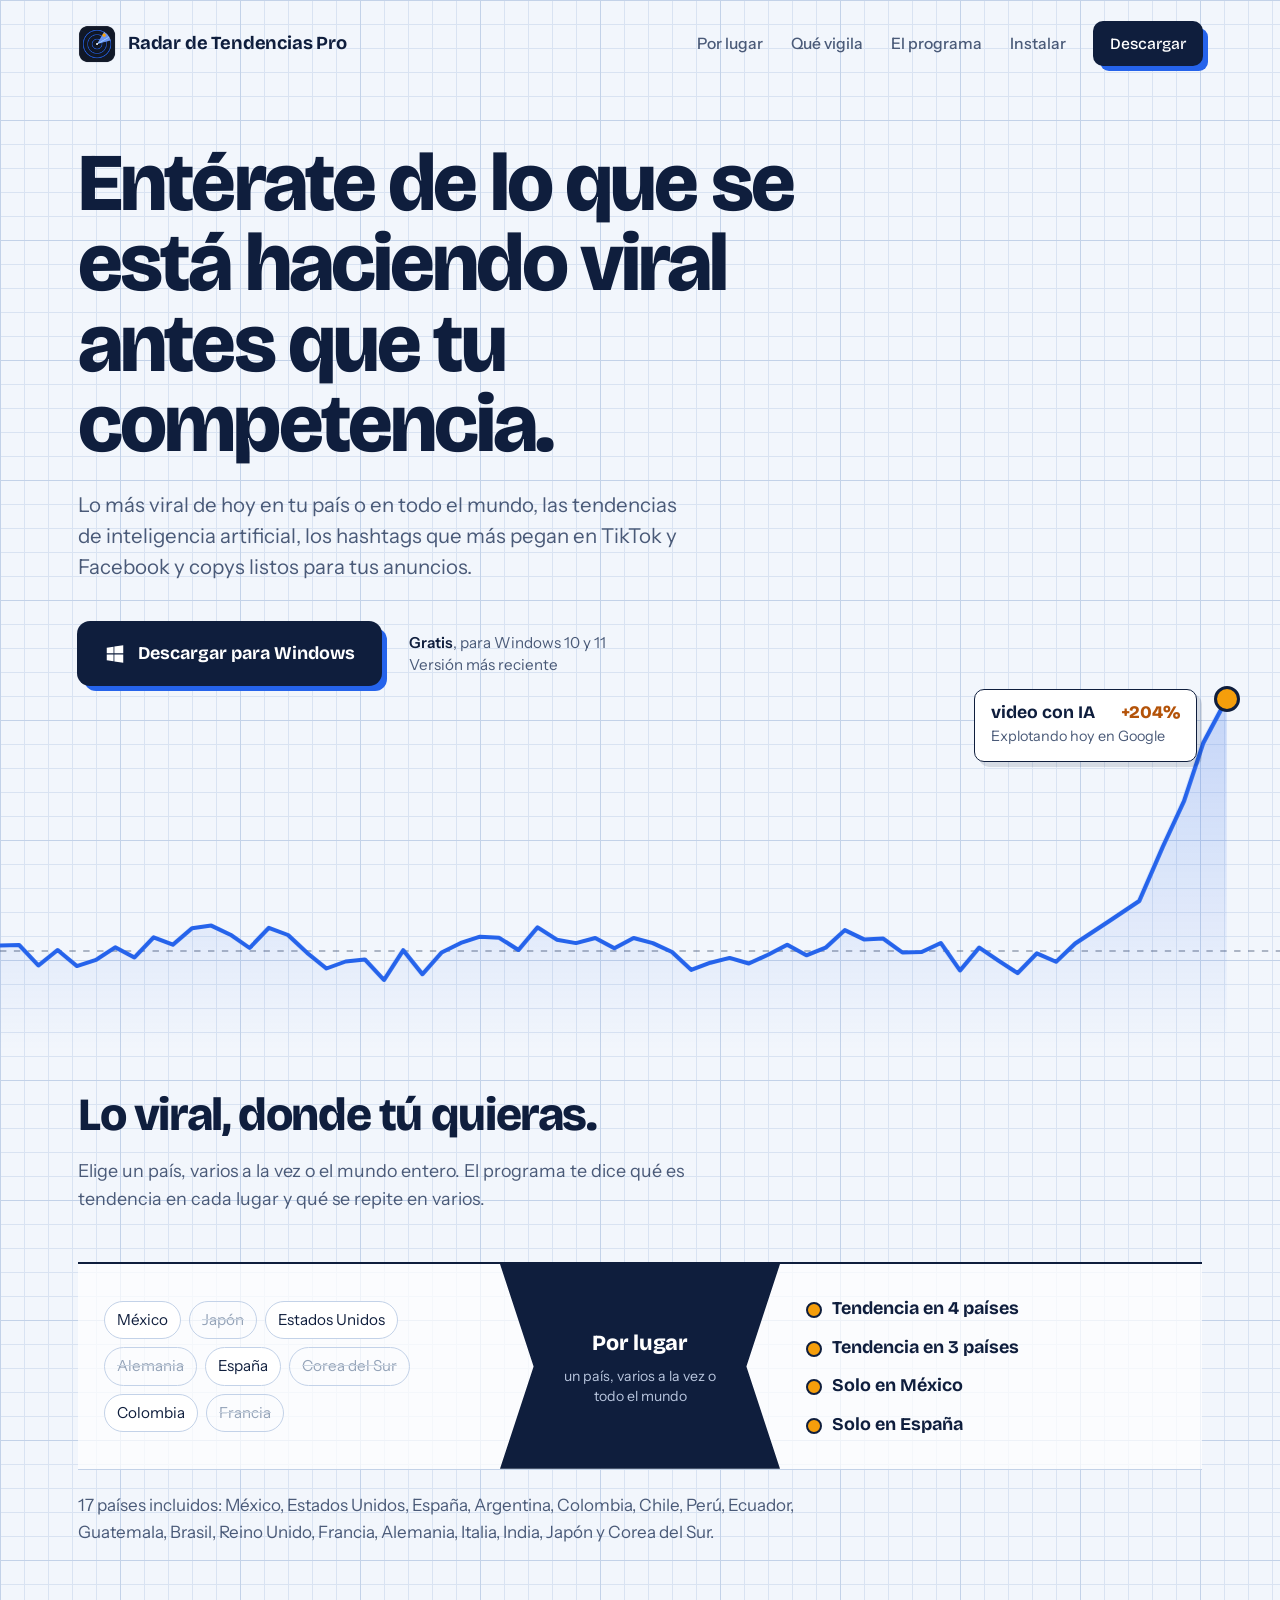
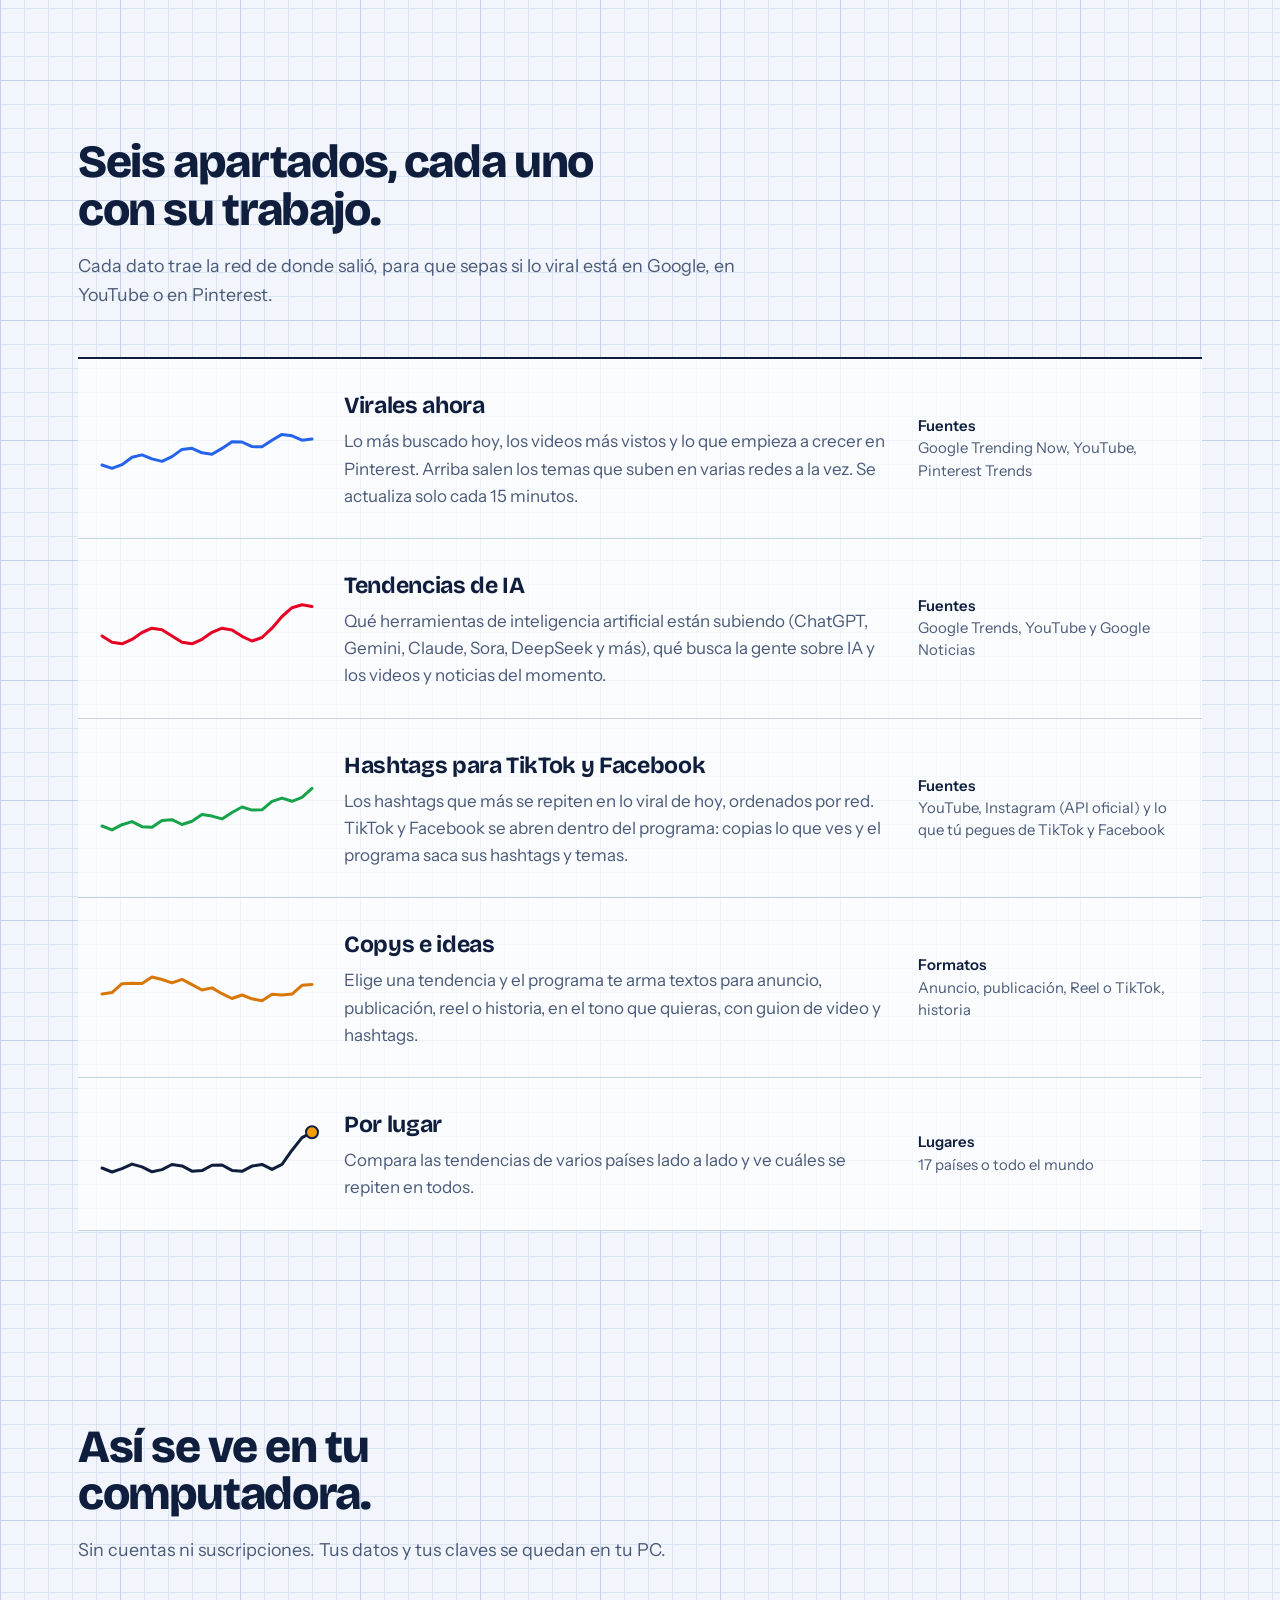
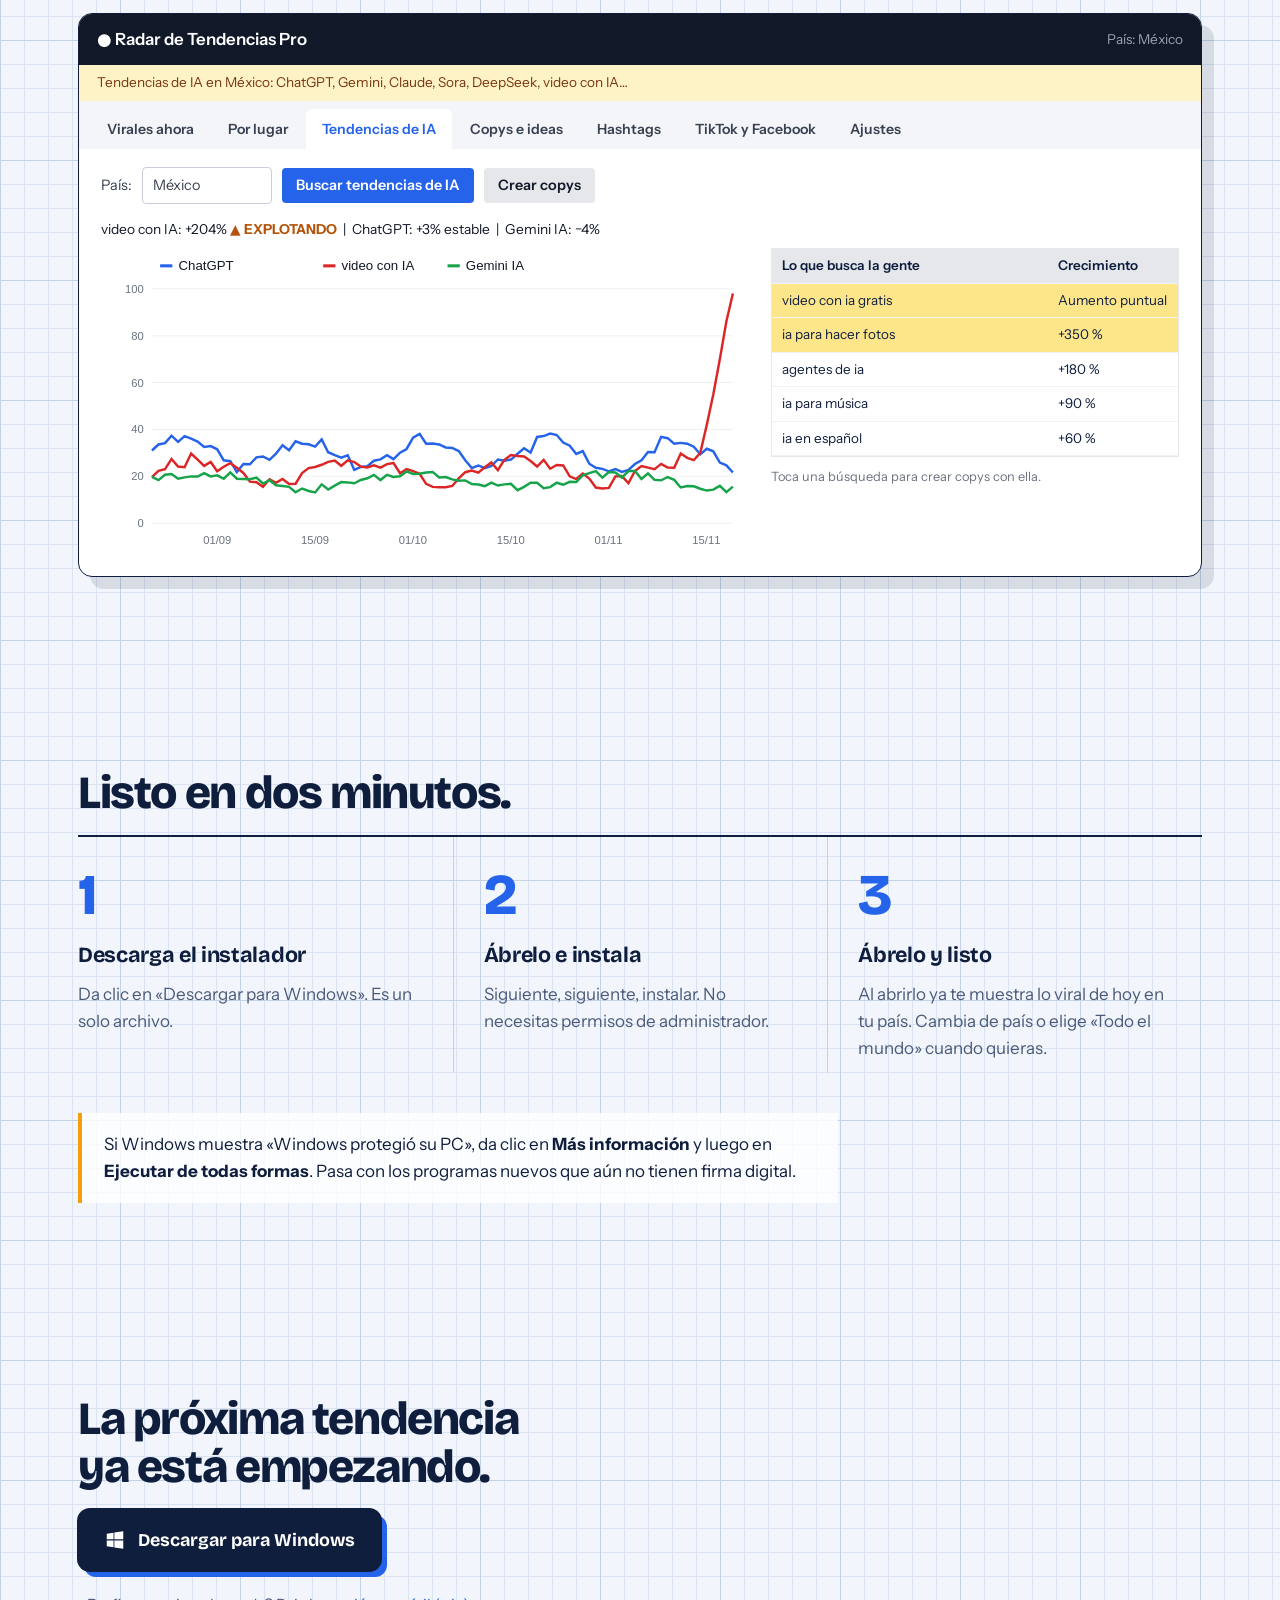
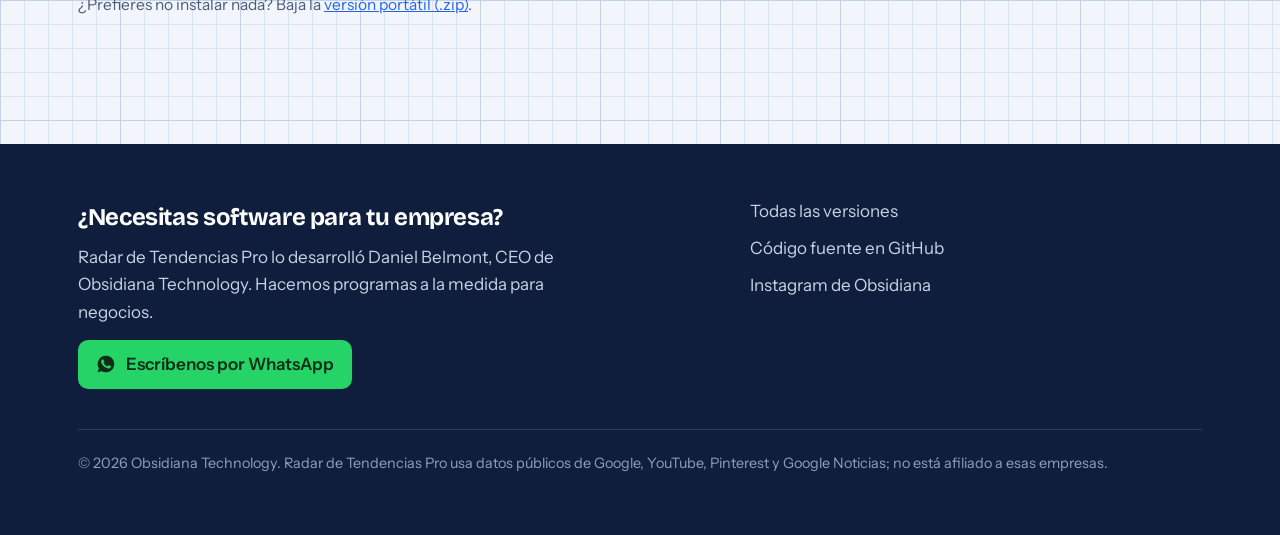
<file: docs/index.html>
<!DOCTYPE html>
<html lang="es-MX">
<head>
<meta charset="utf-8">
<meta name="viewport" content="width=device-width, initial-scale=1">
<title>Radar de Tendencias Pro: descubre lo que se vuelve tendencia</title>
<meta name="description" content="Programa para Windows que te muestra lo que se está haciendo viral hoy, por país o en todo el mundo: Google, YouTube, Pinterest, tendencias de IA, hashtags para TikTok y Facebook y copys para tus anuncios.">
<meta property="og:title" content="Radar de Tendencias Pro">
<meta property="og:description" content="Entérate de lo que se vuelve tendencia antes que tu competencia. Programa para Windows.">
<meta property="og:image" content="icono-256.png">
<link rel="icon" href="favicon.ico">
<link rel="preconnect" href="https://fonts.googleapis.com">
<link rel="preconnect" href="https://fonts.gstatic.com" crossorigin>
<link href="https://fonts.googleapis.com/css2?family=Bricolage+Grotesque:opsz,wght@12..96,500;12..96,700;12..96,800&family=Instrument+Sans:wght@400;500;600&display=swap" rel="stylesheet">
<style>
  :root {
    --tinta: #0F1E3D;
    --tinta-suave: #4A5A78;
    --papel: #F2F6FC;
    --cuadro: #D9E3F2;
    --cuadro-fuerte: #C3D2E8;
    --azul: #2563EB;
    --ambar: #F59E0B;
    --blanco: #FFFFFF;
    --display: "Bricolage Grotesque", "Segoe UI", system-ui, sans-serif;
    --texto: "Instrument Sans", "Segoe UI", system-ui, sans-serif;
    --ancho: 1180px;
  }
  * { box-sizing: border-box; }
  html { scroll-behavior: smooth; }
  body {
    margin: 0;
    overflow-x: hidden;
    font-family: var(--texto);
    font-size: 1.0625rem;
    line-height: 1.6;
    color: var(--tinta);
    background-color: var(--papel);
    /* papel milimetrado: cuadro chico y cuadro grande */
    background-image:
      linear-gradient(var(--cuadro-fuerte) 1px, transparent 1px),
      linear-gradient(90deg, var(--cuadro-fuerte) 1px, transparent 1px),
      linear-gradient(var(--cuadro) 1px, transparent 1px),
      linear-gradient(90deg, var(--cuadro) 1px, transparent 1px);
    background-size: 120px 120px, 120px 120px, 24px 24px, 24px 24px;
    -webkit-font-smoothing: antialiased;
  }
  a { color: var(--azul); }
  :focus-visible { outline: 3px solid var(--ambar); outline-offset: 3px; border-radius: 4px; }
  .envoltura { max-width: var(--ancho); margin: 0 auto; padding: 0 28px; }

  /* ---------- barra superior ---------- */
  .barra { display: flex; align-items: center; justify-content: space-between; padding-block: 22px; }
  .marca { display: flex; align-items: center; gap: 12px; text-decoration: none; color: var(--tinta);
           font-family: var(--display); font-weight: 700; font-size: 1.15rem; letter-spacing: -0.01em; }
  .marca img { width: 38px; height: 38px; }
  .barra nav { display: flex; gap: 28px; align-items: center; }
  .barra nav a { color: var(--tinta-suave); text-decoration: none; font-weight: 500; font-size: 0.98rem; }
  .barra nav a:hover { color: var(--tinta); }
  .barra nav .boton-chico { color: var(--blanco); }

  /* ---------- botones ---------- */
  .boton {
    display: inline-flex; align-items: center; gap: 12px;
    background: var(--tinta); color: var(--blanco); text-decoration: none;
    font-family: var(--display); font-weight: 700; font-size: 1.12rem;
    padding: 17px 26px; border-radius: 12px;
    box-shadow: 0 0 0 1px var(--tinta), 6px 6px 0 var(--azul);
    transition: transform .15s ease, box-shadow .15s ease;
  }
  .boton:hover { transform: translate(-2px, -2px); box-shadow: 0 0 0 1px var(--tinta), 8px 8px 0 var(--azul); }
  .boton:active { transform: translate(2px, 2px); box-shadow: 0 0 0 1px var(--tinta), 3px 3px 0 var(--azul); }
  .boton svg { width: 22px; height: 22px; flex: none; }
  .boton-chico { background: var(--tinta); padding: 9px 16px; border-radius: 9px; font-weight: 600; }

  /* ---------- portada ---------- */
  .portada { position: relative; padding-block: 56px 0; }
  .portada h1 {
    font-family: var(--display); font-weight: 800;
    font-size: clamp(2.6rem, 6.4vw, 5.4rem); line-height: 0.98; letter-spacing: -0.035em;
    margin: 0; max-width: 16ch;
  }
  .portada .bajada { font-size: clamp(1.1rem, 1.6vw, 1.3rem); color: var(--tinta-suave);
                     max-width: 44ch; margin: 26px 0 34px; line-height: 1.5; }
  .descarga { display: flex; flex-wrap: wrap; align-items: center; gap: 22px 28px; }
  .descarga .datos { font-size: 0.95rem; color: var(--tinta-suave); line-height: 1.45; }
  .descarga .datos strong { color: var(--tinta); font-weight: 600; }

  .grafica-portada { position: relative; margin-top: -40px; height: 400px; pointer-events: none; }
  .grafica-portada svg { position: absolute; inset: 0; width: 100%; height: 100%; overflow: visible; }
  .linea-trend { fill: none; stroke: var(--azul); stroke-width: 4; stroke-linecap: round; stroke-linejoin: round;
                 stroke-dasharray: 3000; stroke-dashoffset: 3000; animation: trazo 2.6s cubic-bezier(.6,.05,.3,1) .2s forwards; }
  .area-trend { fill: url(#relleno); opacity: 0; animation: aparecer .8s ease 2.4s forwards; }
  .normal { stroke: var(--tinta-suave); stroke-width: 1.5; stroke-dasharray: 6 7; opacity: .55; }
  .normal-txt { font: 500 14px var(--texto); fill: var(--tinta-suave); }
  .punto-pico { position: absolute; width: 0; height: 0; }
  .pico, .pico-halo { position: absolute; left: -13px; top: -13px; width: 26px; height: 26px; border-radius: 50%; }
  .pico { background: var(--ambar); border: 3px solid var(--tinta); opacity: 0; animation: pico .6s cubic-bezier(.3,1.6,.5,1) 2.55s forwards; }
  .pico-halo { background: var(--ambar); opacity: 0; animation: latido 2.2s ease-out 3.2s infinite; }
  .aviso { position: absolute; display: grid; grid-template-columns: 1fr auto; column-gap: 26px; row-gap: 2px;
           background: var(--blanco); border: 1.5px solid var(--tinta); border-radius: 10px; padding: 12px 16px;
           box-shadow: 5px 5px 0 rgba(15,30,61,.12); opacity: 0; animation: aparecer .5s ease 2.9s forwards; white-space: nowrap; }
  .aviso .t1 { font: 700 1.1rem var(--display); }
  .aviso .t3 { font: 800 1.1rem var(--display); color: #B45309; text-align: right; }
  .aviso .t2 { grid-column: 1 / -1; font-size: .9rem; color: var(--tinta-suave); }
  @keyframes trazo { to { stroke-dashoffset: 0; } }
  @keyframes aparecer { to { opacity: 1; } }
  @keyframes pico { from { opacity: 0; transform: scale(.2); } to { opacity: 1; transform: scale(1); } }
  @keyframes latido { 0% { transform: scale(1); opacity: .35; } 100% { transform: scale(3.2); opacity: 0; } }

  /* ---------- secciones ---------- */
  section { padding: 96px 0; }
  h2 { font-family: var(--display); font-weight: 800; font-size: clamp(2rem, 3.6vw, 3rem);
       line-height: 1.04; letter-spacing: -0.03em; margin: 0 0 18px; max-width: 18ch; }
  .intro { color: var(--tinta-suave); max-width: 56ch; margin: 0 0 48px; font-size: 1.12rem; }

  /* tu mercado: el filtro */
  .mercado { padding-top: 40px; }
  .filtro { display: grid; grid-template-columns: 1fr 280px 1fr; align-items: center; gap: 0;
            background: rgba(255,255,255,.72); border-top: 2px solid var(--tinta); border-bottom: 1px solid var(--cuadro-fuerte); }
  .filtro-entrada { display: flex; flex-wrap: wrap; gap: 8px; padding: 30px 26px; }
  .filtro-entrada span { font-size: .95rem; padding: 6px 12px; border: 1px solid var(--cuadro-fuerte); border-radius: 999px; background: var(--blanco); }
  .filtro-entrada span.fuera { color: #94A3B8; text-decoration: line-through; text-decoration-color: #CBD5E1; background: transparent; }
  .filtro-mercado { align-self: stretch; display: flex; flex-direction: column; justify-content: center; text-align: center;
                    background: var(--tinta); color: var(--blanco); padding: 28px 22px;
                    clip-path: polygon(0 0, 100% 0, 88% 50%, 100% 100%, 0 100%, 12% 50%); }
  .filtro-nombre { font-family: var(--display); font-weight: 800; font-size: 1.35rem; margin: 0 0 6px; letter-spacing: -0.015em; }
  .filtro-palabras { margin: 0 auto; font-size: .88rem; color: #B9C6DE; max-width: 20ch; line-height: 1.4; }
  .filtro-salida { list-style: none; margin: 0; padding: 30px 26px; display: grid; gap: 10px; }
  .filtro-salida li { font-family: var(--display); font-weight: 700; font-size: 1.12rem; padding-left: 26px; position: relative; }
  .filtro-salida li::before { content: ""; position: absolute; left: 0; top: .45em; width: 12px; height: 12px; border-radius: 50%;
                              background: var(--ambar); border: 2px solid var(--tinta); }
  .ejemplos { margin: 22px 0 0; color: var(--tinta-suave); max-width: 70ch; }
  .franja-app { background: #FEF3C7; color: #78350F; font-family: "Segoe UI", var(--texto); font-size: .85rem; padding: 7px 18px; }

  /* qué vigila: filas tipo leyenda de gráfica */
  .leyenda { list-style: none; margin: 0; padding: 0; border-top: 2px solid var(--tinta); background: rgba(255,255,255,.72); }
  .leyenda li { display: grid; grid-template-columns: 210px 1fr 260px; gap: 32px; align-items: center;
                padding: 28px 24px; border-bottom: 1px solid var(--cuadro-fuerte); }
  .leyenda svg { width: 210px; height: 64px; overflow: visible; }
  .leyenda svg path { fill: none; stroke-width: 3; stroke-linecap: round; stroke-linejoin: round; }
  .leyenda h3 { font-family: var(--display); font-weight: 700; font-size: 1.45rem; margin: 0 0 4px; letter-spacing: -0.015em; }
  .leyenda p { margin: 0; color: var(--tinta-suave); max-width: 52ch; }
  .leyenda .fuentes { font-size: 0.93rem; color: var(--tinta-suave); line-height: 1.5; }
  .leyenda .fuentes b { color: var(--tinta); font-weight: 600; display: block; }

  /* réplica del programa */
  .ventana { background: var(--blanco); border: 1.5px solid var(--tinta); border-radius: 14px; overflow: hidden;
             box-shadow: 12px 12px 0 rgba(15,30,61,.12); }
  .ventana .titulo { display: flex; align-items: center; justify-content: space-between; background: #111827; color: #fff;
                     padding: 12px 18px; font-family: "Segoe UI", var(--texto); }
  .ventana .titulo span:first-child { font-weight: 600; font-size: 1.05rem; }
  .ventana .titulo span:last-child { color: #9CA3AF; font-size: .85rem; }
  .pestanas { display: flex; gap: 2px; background: #F4F5F9; padding: 8px 12px 0; overflow-x: auto; font-family: "Segoe UI", var(--texto); }
  .pestanas span { padding: 9px 16px; font-size: .88rem; font-weight: 600; color: #374151; white-space: nowrap; border-radius: 6px 6px 0 0; }
  .pestanas span.activa { background: #fff; color: var(--azul); }
  .cuerpo { padding: 18px 22px 22px; font-family: "Segoe UI", var(--texto); font-size: .9rem; }
  .controles { display: flex; flex-wrap: wrap; gap: 10px; align-items: center; color: #374151; }
  .campo { border: 1px solid #C9CED8; border-radius: 4px; padding: 6px 10px; background: #fff; min-width: 300px; }
  .campo.chico { min-width: 130px; }
  .btn-app { background: var(--azul); color: #fff; padding: 6px 14px; border-radius: 4px; font-weight: 600; }
  .btn-app.gris { background: #E5E7EB; color: #111827; }
  .resumen { margin: 14px 0 6px; color: #111827; font-size: .86rem; }
  .resumen b { color: #B45309; }
  .divide { display: grid; grid-template-columns: 1.6fr 1fr; gap: 18px; margin-top: 8px; }
  .divide svg { width: 100%; height: auto; display: block; }
  .tabla { border: 1px solid #E5E7EB; font-size: .84rem; }
  .tabla div { display: grid; grid-template-columns: 1fr 110px; padding: 6px 10px; border-bottom: 1px solid #F1F2F5; }
  .tabla div:first-child { background: #E5E7EB; font-weight: 600; }
  .tabla div.sube { background: #FDE68A; }
  .pie-ventana { margin-top: 10px; color: #6B7280; font-size: .8rem; }

  /* pasos */
  .pasos { list-style: none; counter-reset: paso; margin: 0; padding: 0; display: grid; grid-template-columns: repeat(3, 1fr); gap: 0; border-top: 2px solid var(--tinta); }
  .pasos li { counter-increment: paso; padding: 30px 30px 10px 0; position: relative; }
  .pasos li + li { padding-left: 30px; border-left: 1px solid var(--cuadro-fuerte); }
  .pasos li::before { content: counter(paso); display: block; font-family: var(--display); font-weight: 800;
                      font-size: 3.6rem; line-height: 1; color: var(--azul); margin-bottom: 14px; }
  .pasos h3 { font-family: var(--display); font-size: 1.35rem; margin: 0 0 8px; letter-spacing: -0.015em; }
  .pasos p { margin: 0; color: var(--tinta-suave); }
  .nota { margin-top: 40px; padding: 18px 22px; background: rgba(255,255,255,.8); border-left: 4px solid var(--ambar); max-width: 760px; }
  .nota p { margin: 0; }

  /* cierre y pie */
  .cierre { text-align: left; padding-block: 96px 110px; }
  .cierre h2 { max-width: 16ch; }
  .alterna { margin-top: 22px; font-size: .97rem; color: var(--tinta-suave); }
  footer { background: var(--tinta); color: #C9D3E6; padding: 54px 0 46px; }
  footer .envoltura { display: grid; grid-template-columns: 1.4fr 1fr; gap: 40px; }
  footer h3 { font-family: var(--display); color: #fff; font-size: 1.5rem; margin: 0 0 8px; letter-spacing: -0.015em; }
  footer p { margin: 0 0 14px; max-width: 46ch; }
  footer a { color: #fff; }
  footer .wa { display: inline-flex; align-items: center; gap: 10px; background: #25D366; color: #0B2E17; font-weight: 600;
               text-decoration: none; padding: 11px 18px; border-radius: 10px; }
  footer .wa svg { width: 20px; height: 20px; }
  footer .enlaces { display: flex; flex-direction: column; gap: 10px; }
  footer .enlaces a { color: #C9D3E6; text-decoration: none; }
  footer .enlaces a:hover { color: #fff; text-decoration: underline; }
  footer .firma { grid-column: 1 / -1; max-width: none; border-top: 1px solid rgba(255,255,255,.14); padding-top: 22px; font-size: .9rem; color: #8FA0BF; }

  @media (max-width: 900px) {
    .envoltura { padding-inline: 20px; }
    .barra .marca { font-size: 1rem; }
    .barra nav { display: none; }
    .grafica-portada { margin-top: 10px; height: 260px; }
    .leyenda li { grid-template-columns: 1fr; gap: 12px; padding: 24px 16px; }
    .leyenda svg { width: 160px; height: 48px; }
    .divide { grid-template-columns: 1fr; }
    .filtro { grid-template-columns: 1fr; }
    .filtro-mercado { clip-path: polygon(0 0, 100% 0, 100% 85%, 50% 100%, 0 85%); padding-bottom: 40px; }
    .pasos { grid-template-columns: 1fr; }
    .pasos li, .pasos li + li { padding: 26px 0; border-left: 0; border-bottom: 1px solid var(--cuadro-fuerte); }
    footer .envoltura { grid-template-columns: 1fr; }
    section { padding: 72px 0; }
    .campo { min-width: 0; flex: 1 1 100%; }
  }
  @media (prefers-reduced-motion: reduce) {
    *, *::before, *::after { animation-duration: .001ms !important; animation-delay: 0s !important; animation-iteration-count: 1 !important; transition: none !important; }
    .linea-trend { stroke-dashoffset: 0; }
    .pico-halo { display: none; }
  }
</style>
</head>
<body>

<header class="envoltura barra">
  <a class="marca" href="#">
    <img src="icono-64.png" alt="" width="38" height="38">
    Radar de Tendencias Pro
  </a>
  <nav aria-label="Principal">
    <a href="#mercado">Por lugar</a>
    <a href="#que-vigila">Qué vigila</a>
    <a href="#programa">El programa</a>
    <a href="#instalar">Instalar</a>
    <a class="boton boton-chico js-descarga" href="https://github.com/danimakerbro-cloud/radar-tendencias-pro/releases/latest/download/RadarTendenciasPro-Setup.exe">Descargar</a>
  </nav>
</header>

<main>
  <div class="envoltura portada">
    <h1>Entérate de lo que se está haciendo viral antes que tu competencia.</h1>
    <p class="bajada">Lo más viral de hoy en tu país o en todo el mundo, las tendencias de inteligencia artificial, los hashtags que más pegan en TikTok y Facebook y copys listos para tus anuncios.</p>
    <div class="descarga">
      <a class="boton js-descarga" href="https://github.com/danimakerbro-cloud/radar-tendencias-pro/releases/latest/download/RadarTendenciasPro-Setup.exe">
        <svg viewBox="0 0 24 24" aria-hidden="true"><path fill="currentColor" d="M3 5.2 10.4 4v7.3H3V5.2Zm0 13.6 7.4 1.1v-7.4H3v6.3Zm8.3 1.3L21 21.5v-8.9h-9.7v7.5Zm0-16.2v7.4H21V2.5l-9.7 1.4Z"/></svg>
        Descargar para Windows
      </a>
      <p class="datos"><strong>Gratis</strong>, para Windows 10 y 11<br><span class="js-version">Versión más reciente</span></p>
    </div>
  </div>

  <div class="grafica-portada" aria-hidden="true">
    <svg viewBox="0 0 1200 400" preserveAspectRatio="none">
      <defs>
        <linearGradient id="relleno" x1="0" y1="0" x2="0" y2="1">
          <stop offset="0" stop-color="#2563EB" stop-opacity=".22"/>
          <stop offset="1" stop-color="#2563EB" stop-opacity="0"/>
        </linearGradient>
      </defs>
      <line class="normal" x1="0" y1="300" x2="1200" y2="300"/>
      <path class="area-trend" d="M0.0 294.4 L18.0 294.1 L36.0 314.5 L54.0 299.1 L72.0 315.1 L90.0 308.9 L108.0 296.3 L126.0 306.5 L144.0 286.3 L162.0 293.7 L180.0 277.3 L198.0 274.6 L216.0 283.7 L234.0 297.0 L252.0 276.8 L270.0 284.0 L288.0 301.9 L306.0 317.5 L324.0 310.5 L342.0 308.4 L360.0 329.0 L378.0 299.2 L396.0 323.2 L414.0 301.4 L432.0 291.9 L450.0 285.7 L468.0 286.8 L486.0 299.0 L504.0 276.3 L522.0 288.7 L540.0 292.1 L558.0 287.0 L576.0 297.2 L594.0 287.0 L612.0 292.1 L630.0 301.0 L648.0 318.9 L666.0 311.7 L684.0 306.9 L702.0 312.5 L720.0 303.8 L738.0 293.7 L756.0 304.3 L774.0 296.7 L792.0 279.1 L810.0 288.4 L828.0 287.6 L846.0 301.5 L864.0 301.0 L882.0 292.0 L900.0 319.5 L918.0 296.6 L936.0 309.6 L954.0 322.1 L972.0 302.4 L990.0 310.8 L1008.0 292.5 L1040.0 270.0 L1068.0 250.0 L1090.0 196.0 L1110.0 150.0 L1128.0 92.0 L1150.0 48.0 L1150 400 L0 400 Z"/>
      <path class="linea-trend" d="M0.0 294.4 L18.0 294.1 L36.0 314.5 L54.0 299.1 L72.0 315.1 L90.0 308.9 L108.0 296.3 L126.0 306.5 L144.0 286.3 L162.0 293.7 L180.0 277.3 L198.0 274.6 L216.0 283.7 L234.0 297.0 L252.0 276.8 L270.0 284.0 L288.0 301.9 L306.0 317.5 L324.0 310.5 L342.0 308.4 L360.0 329.0 L378.0 299.2 L396.0 323.2 L414.0 301.4 L432.0 291.9 L450.0 285.7 L468.0 286.8 L486.0 299.0 L504.0 276.3 L522.0 288.7 L540.0 292.1 L558.0 287.0 L576.0 297.2 L594.0 287.0 L612.0 292.1 L630.0 301.0 L648.0 318.9 L666.0 311.7 L684.0 306.9 L702.0 312.5 L720.0 303.8 L738.0 293.7 L756.0 304.3 L774.0 296.7 L792.0 279.1 L810.0 288.4 L828.0 287.6 L846.0 301.5 L864.0 301.0 L882.0 292.0 L900.0 319.5 L918.0 296.6 L936.0 309.6 L954.0 322.1 L972.0 302.4 L990.0 310.8 L1008.0 292.5 L1040.0 270.0 L1068.0 250.0 L1090.0 196.0 L1110.0 150.0 L1128.0 92.0 L1150.0 48.0"/>
    </svg>
    <div class="punto-pico" style="left:95.83%; top:12.00%"><span class="pico-halo"></span><span class="pico"></span></div>
    <div class="aviso" style="right:calc(4.17% + 30px); top:calc(12.00% - 10px)">
      <span class="t1">video con IA</span><span class="t3">+204%</span>
      <span class="t2">Explotando hoy en Google</span>
    </div>
  </div>

  <section id="mercado" class="mercado">
    <div class="envoltura">
      <h2>Lo viral, donde tú quieras.</h2>
      <p class="intro">Elige un país, varios a la vez o el mundo entero. El programa te dice qué es tendencia en cada lugar y qué se repite en varios.</p>
      <div class="filtro" role="img" aria-label="Ejemplo: al comparar México, Estados Unidos y España, quedan arriba los temas que son tendencia en los tres">
        <div class="filtro-entrada">
          <span>México</span><span class="fuera">Japón</span><span>Estados Unidos</span>
          <span class="fuera">Alemania</span><span>España</span><span class="fuera">Corea del Sur</span>
          <span>Colombia</span><span class="fuera">Francia</span>
        </div>
        <div class="filtro-mercado">
          <p class="filtro-nombre">Por lugar</p>
          <p class="filtro-palabras">un país, varios a la vez o todo el mundo</p>
        </div>
        <ul class="filtro-salida">
          <li>Tendencia en 4 países</li><li>Tendencia en 3 países</li><li>Solo en México</li><li>Solo en España</li>
        </ul>
      </div>
      <p class="ejemplos">17 países incluidos: México, Estados Unidos, España, Argentina, Colombia, Chile, Perú, Ecuador, Guatemala, Brasil, Reino Unido, Francia, Alemania, Italia, India, Japón y Corea del Sur.</p>
    </div>
  </section>

  <section id="que-vigila">
    <div class="envoltura">
      <h2>Seis apartados, cada uno con su trabajo.</h2>
      <p class="intro">Cada dato trae la red de donde salió, para que sepas si lo viral está en Google, en YouTube o en Pinterest.</p>
      <ul class="leyenda">
        <li>
          <svg viewBox="0 0 210 64" aria-hidden="true"><path stroke="#2563EB" d="M0.0 48.0 L10.0 51.4 L20.0 47.7 L30.0 40.3 L40.0 37.9 L50.0 41.9 L60.0 44.4 L70.0 39.6 L80.0 32.4 L90.0 31.3 L100.0 35.8 L110.0 37.2 L120.0 31.4 L130.0 24.8 L140.0 25.0 L150.0 29.6 L160.0 29.8 L170.0 23.2 L180.0 17.4 L190.0 18.8 L200.0 23.2 L210.0 22.1"/></svg>
          <div><h3>Virales ahora</h3><p>Lo más buscado hoy, los videos más vistos y lo que empieza a crecer en Pinterest. Arriba salen los temas que suben en varias redes a la vez. Se actualiza solo cada 15 minutos.</p></div>
          <p class="fuentes"><b>Fuentes</b>Google Trending Now, YouTube, Pinterest Trends</p>
        </li>
        <li>
          <svg viewBox="0 0 210 64" aria-hidden="true"><path stroke="#E60023" d="M0.0 40.0 L10.0 46.3 L20.0 47.8 L30.0 43.4 L40.0 36.5 L50.0 32.2 L60.0 33.8 L70.0 40.1 L80.0 46.3 L90.0 47.8 L100.0 43.3 L110.0 36.3 L120.0 32.2 L130.0 33.9 L140.0 40.3 L150.0 45.0 L160.0 41.5 L170.0 32.2 L180.0 20.5 L190.0 11.7 L200.0 8.8 L210.0 10.4"/></svg>
          <div><h3>Tendencias de IA</h3><p>Qué herramientas de inteligencia artificial están subiendo (ChatGPT, Gemini, Claude, Sora, DeepSeek y más), qué busca la gente sobre IA y los videos y noticias del momento.</p></div>
          <p class="fuentes"><b>Fuentes</b>Google Trends, YouTube y Google Noticias</p>
        </li>
        <li>
          <svg viewBox="0 0 210 64" aria-hidden="true"><path stroke="#16A34A" d="M0.0 50.0 L10.0 53.9 L20.0 48.7 L30.0 45.6 L40.0 50.7 L50.0 51.3 L60.0 44.4 L70.0 43.7 L80.0 48.5 L90.0 45.3 L100.0 38.4 L110.0 40.1 L120.0 42.9 L130.0 36.5 L140.0 31.0 L150.0 34.1 L160.0 33.8 L170.0 25.4 L180.0 22.1 L190.0 25.3 L200.0 21.3 L210.0 12.4"/></svg>
          <div><h3>Hashtags para TikTok y Facebook</h3><p>Los hashtags que más se repiten en lo viral de hoy, ordenados por red. TikTok y Facebook se abren dentro del programa: copias lo que ves y el programa saca sus hashtags y temas.</p></div>
          <p class="fuentes"><b>Fuentes</b>YouTube, Instagram (API oficial) y lo que tú pegues de TikTok y Facebook</p>
        </li>
        <li>
          <svg viewBox="0 0 210 64" aria-hidden="true"><path stroke="#D97706" d="M0.0 38.0 L10.0 36.6 L20.0 27.7 L30.0 27.2 L40.0 27.5 L50.0 21.0 L60.0 23.5 L70.0 26.8 L80.0 23.4 L90.0 28.7 L100.0 34.0 L110.0 31.9 L120.0 37.7 L130.0 42.5 L140.0 39.0 L150.0 42.8 L160.0 44.8 L170.0 38.3 L180.0 39.1 L190.0 38.1 L200.0 29.3 L210.0 28.4"/></svg>
          <div><h3>Copys e ideas</h3><p>Elige una tendencia y el programa te arma textos para anuncio, publicación, reel o historia, en el tono que quieras, con guion de video y hashtags.</p></div>
          <p class="fuentes"><b>Formatos</b>Anuncio, publicación, Reel o TikTok, historia</p>
        </li>
        <li>
          <svg viewBox="0 0 210 64" aria-hidden="true"><path stroke="#0F1E3D" d="M0.0 46.0 L10.0 50.0 L20.0 46.6 L30.0 42.1 L40.0 44.9 L50.0 49.8 L60.0 47.6 L70.0 42.5 L80.0 43.9 L90.0 49.2 L100.0 48.6 L110.0 43.2 L120.0 43.0 L130.0 48.4 L140.0 49.3 L150.0 44.1 L160.0 42.4 L170.0 47.4 L180.0 42.4 L190.0 28.2 L200.0 15.6 L210.0 10.3"/><circle cx="210.0" cy="10.3" r="6" fill="#F59E0B" stroke="#0F1E3D" stroke-width="2"/></svg>
          <div><h3>Por lugar</h3><p>Compara las tendencias de varios países lado a lado y ve cuáles se repiten en todos.</p></div>
          <p class="fuentes"><b>Lugares</b>17 países o todo el mundo</p>
        </li>
      </ul>
    </div>
  </section>

  <section id="programa">
    <div class="envoltura">
      <h2>Así se ve en tu computadora.</h2>
      <p class="intro">Sin cuentas ni suscripciones. Tus datos y tus claves se quedan en tu PC.</p>
      <div class="ventana" role="img" aria-label="Ventana del programa en Tendencias de IA comparando el interés en Google de ChatGPT, video con IA y Gemini">
        <div class="titulo"><span>● Radar de Tendencias Pro</span><span>País: México</span></div>
        <div class="franja-app">Tendencias de IA en México: ChatGPT, Gemini, Claude, Sora, DeepSeek, video con IA…</div>
        <div class="pestanas">
          <span>Virales ahora</span><span>Por lugar</span><span class="activa">Tendencias de IA</span><span>Copys e ideas</span><span>Hashtags</span><span>TikTok y Facebook</span><span>Ajustes</span>
        </div>
        <div class="cuerpo">
          <div class="controles">
            <span>País:</span><span class="campo chico">México</span>
            <span class="btn-app">Buscar tendencias de IA</span><span class="btn-app gris">Crear copys</span>
          </div>
          <p class="resumen">video con IA: +204% <b>▲ EXPLOTANDO</b> &nbsp;|&nbsp; ChatGPT: +3% estable &nbsp;|&nbsp; Gemini IA: −4%</p>
          <div class="divide">
            <svg viewBox="0 0 640 300" aria-hidden="true">
              <line x1="50" y1="270" x2="620" y2="270" stroke="#EEF0F4"/><text x="42" y="274" text-anchor="end" font-family="Segoe UI, sans-serif" font-size="11" fill="#6B7280">0</text>
              <line x1="50" y1="224" x2="620" y2="224" stroke="#EEF0F4"/><text x="42" y="228" text-anchor="end" font-family="Segoe UI, sans-serif" font-size="11" fill="#6B7280">20</text>
              <line x1="50" y1="178" x2="620" y2="178" stroke="#EEF0F4"/><text x="42" y="182" text-anchor="end" font-family="Segoe UI, sans-serif" font-size="11" fill="#6B7280">40</text>
              <line x1="50" y1="132" x2="620" y2="132" stroke="#EEF0F4"/><text x="42" y="136" text-anchor="end" font-family="Segoe UI, sans-serif" font-size="11" fill="#6B7280">60</text>
              <line x1="50" y1="86" x2="620" y2="86" stroke="#EEF0F4"/><text x="42" y="90" text-anchor="end" font-family="Segoe UI, sans-serif" font-size="11" fill="#6B7280">80</text>
              <line x1="50" y1="40" x2="620" y2="40" stroke="#EEF0F4"/><text x="42" y="44" text-anchor="end" font-family="Segoe UI, sans-serif" font-size="11" fill="#6B7280">100</text>
              <text x="114" y="290" text-anchor="middle" font-family="Segoe UI, sans-serif" font-size="11" fill="#6B7280">01/09</text>
              <text x="210" y="290" text-anchor="middle" font-family="Segoe UI, sans-serif" font-size="11" fill="#6B7280">15/09</text>
              <text x="306" y="290" text-anchor="middle" font-family="Segoe UI, sans-serif" font-size="11" fill="#6B7280">01/10</text>
              <text x="402" y="290" text-anchor="middle" font-family="Segoe UI, sans-serif" font-size="11" fill="#6B7280">15/10</text>
              <text x="498" y="290" text-anchor="middle" font-family="Segoe UI, sans-serif" font-size="11" fill="#6B7280">01/11</text>
              <text x="594" y="290" text-anchor="middle" font-family="Segoe UI, sans-serif" font-size="11" fill="#6B7280">15/11</text>
              <path d="M50.0 198.7 L56.4 192.8 L62.8 191.5 L69.2 184.2 L75.6 190.2 L82.0 184.6 L88.4 187.1 L94.8 189.9 L101.2 195.3 L107.6 194.4 L114.0 197.5 L120.4 208.3 L126.9 209.2 L133.3 219.9 L139.7 212.0 L146.1 212.2 L152.5 205.4 L158.9 204.5 L165.3 207.8 L171.7 201.9 L178.1 193.5 L184.5 198.5 L190.9 189.6 L197.3 192.0 L203.7 192.6 L210.1 194.8 L216.5 187.8 L222.9 200.4 L229.3 203.2 L235.7 205.8 L242.1 203.4 L248.5 217.7 L254.9 214.8 L261.3 214.1 L267.8 208.7 L274.2 207.4 L280.6 203.4 L287.0 207.2 L293.4 200.8 L299.8 197.2 L306.2 186.1 L312.6 182.4 L319.0 192.1 L325.4 191.9 L331.8 192.8 L338.2 195.7 L344.6 196.2 L351.0 199.2 L357.4 208.2 L363.8 215.9 L370.2 213.4 L376.6 216.1 L383.0 213.9 L389.4 207.5 L395.8 208.7 L402.2 207.6 L408.7 201.9 L415.1 196.5 L421.5 200.7 L427.9 185.4 L434.3 184.5 L440.7 182.1 L447.1 183.5 L453.5 190.9 L459.9 194.0 L466.3 202.1 L472.7 199.3 L479.1 211.7 L485.5 215.6 L491.9 216.7 L498.3 219.1 L504.7 216.9 L511.1 219.7 L517.5 217.8 L523.9 212.0 L530.3 208.3 L536.7 200.1 L543.1 200.5 L549.6 185.3 L556.0 186.6 L562.4 192.1 L568.8 191.2 L575.2 192.0 L581.6 195.0 L588.0 202.5 L594.4 197.0 L600.8 199.5 L607.2 210.6 L613.6 213.3 L620.0 220.3" fill="none" stroke="#2563EB" stroke-width="2.4"/>
              <path d="M50.0 224.9 L56.4 218.7 L62.8 217.1 L69.2 207.0 L75.6 214.4 L82.0 215.1 L88.4 201.7 L94.8 207.7 L101.2 213.8 L107.6 209.9 L114.0 219.0 L120.4 214.6 L126.9 211.2 L133.3 215.6 L139.7 220.7 L146.1 229.3 L152.5 229.9 L158.9 234.3 L165.3 226.9 L171.7 230.4 L178.1 226.6 L184.5 231.6 L190.9 231.3 L197.3 220.9 L203.7 215.9 L210.1 214.9 L216.5 212.7 L222.9 209.8 L229.3 208.5 L235.7 213.7 L242.1 208.4 L248.5 210.0 L254.9 214.5 L261.3 215.3 L267.8 213.3 L274.2 215.5 L280.6 212.0 L287.0 211.1 L293.4 221.0 L299.8 217.0 L306.2 218.9 L312.6 221.6 L319.0 231.4 L325.4 234.4 L331.8 234.7 L338.2 234.7 L344.6 233.5 L351.0 226.1 L357.4 220.0 L363.8 218.3 L370.2 220.4 L376.6 215.2 L383.0 210.4 L389.4 217.9 L395.8 207.9 L402.2 203.1 L408.7 204.1 L415.1 204.5 L421.5 209.0 L427.9 214.4 L434.3 207.9 L440.7 216.6 L447.1 212.9 L453.5 213.4 L459.9 224.1 L466.3 226.7 L472.7 221.4 L479.1 226.2 L485.5 235.0 L491.9 236.0 L498.3 235.4 L504.7 224.1 L511.1 223.8 L517.5 230.8 L523.9 218.8 L530.3 213.9 L536.7 215.5 L543.1 217.0 L549.6 211.8 L556.0 215.5 L562.4 215.6 L568.8 201.6 L575.2 205.9 L581.6 208.2 L588.0 201.0 L594.4 173.4 L600.8 143.5 L607.2 109.0 L613.6 72.2 L620.0 44.6" fill="none" stroke="#DC2626" stroke-width="2.4"/>
              <path d="M50.0 224.6 L56.4 227.8 L62.8 222.5 L69.2 221.7 L75.6 226.3 L82.0 225.1 L88.4 224.1 L94.8 224.2 L101.2 220.9 L107.6 224.1 L114.0 223.1 L120.4 226.4 L126.9 220.2 L133.3 226.4 L139.7 226.7 L146.1 226.9 L152.5 225.3 L158.9 231.1 L165.3 227.8 L171.7 232.8 L178.1 233.5 L184.5 234.4 L190.9 239.6 L197.3 236.0 L203.7 238.4 L210.1 239.8 L216.5 231.9 L222.9 236.9 L229.3 233.2 L235.7 229.7 L242.1 230.0 L248.5 230.8 L254.9 227.6 L261.3 225.9 L267.8 222.6 L274.2 227.7 L280.6 222.6 L287.0 224.7 L293.4 224.0 L299.8 219.2 L306.2 221.7 L312.6 221.5 L319.0 220.3 L325.4 219.7 L331.8 225.1 L338.2 224.7 L344.6 227.0 L351.0 228.3 L357.4 228.0 L363.8 231.6 L370.2 232.0 L376.6 233.6 L383.0 230.3 L389.4 233.1 L395.8 231.9 L402.2 231.4 L408.7 237.6 L415.1 234.4 L421.5 230.2 L427.9 230.3 L434.3 235.6 L440.7 234.6 L447.1 230.3 L453.5 232.3 L459.9 229.4 L466.3 229.6 L472.7 223.0 L479.1 220.9 L485.5 219.0 L491.9 225.3 L498.3 219.8 L504.7 220.2 L511.1 225.2 L517.5 218.9 L523.9 218.9 L530.3 226.7 L536.7 221.1 L543.1 227.4 L549.6 228.0 L556.0 224.7 L562.4 227.5 L568.8 235.0 L575.2 233.6 L581.6 233.8 L588.0 236.2 L594.4 238.0 L600.8 237.1 L607.2 233.4 L613.6 239.6 L620.0 234.1" fill="none" stroke="#16A34A" stroke-width="2.4"/>
              <g font-family="Segoe UI, sans-serif" font-size="13" fill="#111827">
                <rect x="58" y="16" width="12" height="3" fill="#2563EB"/><text x="76" y="22">ChatGPT</text>
                <rect x="218" y="16" width="12" height="3" fill="#DC2626"/><text x="236" y="22">video con IA</text>
                <rect x="340" y="16" width="12" height="3" fill="#16A34A"/><text x="358" y="22">Gemini IA</text>
              </g>
            </svg>
            <div>
              <div class="tabla">
                <div><span>Lo que busca la gente</span><span>Crecimiento</span></div>
                <div class="sube"><span>video con ia gratis</span><span>Aumento puntual</span></div>
                <div class="sube"><span>ia para hacer fotos</span><span>+350 %</span></div>
                <div><span>agentes de ia</span><span>+180 %</span></div>
                <div><span>ia para música</span><span>+90 %</span></div>
                <div><span>ia en español</span><span>+60 %</span></div>
              </div>
              <p class="pie-ventana">Toca una búsqueda para crear copys con ella.</p>
            </div>
          </div>
        </div>
      </div>
    </div>
  </section>

  <section id="instalar">
    <div class="envoltura">
      <h2>Listo en dos minutos.</h2>
      <ol class="pasos">
        <li><h3>Descarga el instalador</h3><p>Da clic en «Descargar para Windows». Es un solo archivo.</p></li>
        <li><h3>Ábrelo e instala</h3><p>Siguiente, siguiente, instalar. No necesitas permisos de administrador.</p></li>
        <li><h3>Ábrelo y listo</h3><p>Al abrirlo ya te muestra lo viral de hoy en tu país. Cambia de país o elige «Todo el mundo» cuando quieras.</p></li>
      </ol>
      <div class="nota">
        <p>Si Windows muestra «Windows protegió su PC», da clic en <strong>Más información</strong> y luego en <strong>Ejecutar de todas formas</strong>. Pasa con los programas nuevos que aún no tienen firma digital.</p>
      </div>
    </div>
  </section>

  <div class="envoltura cierre">
    <h2>La próxima tendencia ya está empezando.</h2>
    <a class="boton js-descarga" href="https://github.com/danimakerbro-cloud/radar-tendencias-pro/releases/latest/download/RadarTendenciasPro-Setup.exe">
      <svg viewBox="0 0 24 24" aria-hidden="true"><path fill="currentColor" d="M3 5.2 10.4 4v7.3H3V5.2Zm0 13.6 7.4 1.1v-7.4H3v6.3Zm8.3 1.3L21 21.5v-8.9h-9.7v7.5Zm0-16.2v7.4H21V2.5l-9.7 1.4Z"/></svg>
      Descargar para Windows
    </a>
    <p class="alterna">¿Prefieres no instalar nada? Baja la <a href="https://github.com/danimakerbro-cloud/radar-tendencias-pro/releases/latest/download/RadarTendenciasPro-Portable.zip">versión portátil (.zip)</a>.</p>
  </div>
</main>

<footer>
  <div class="envoltura">
    <div>
      <h3>¿Necesitas software para tu empresa?</h3>
      <p>Radar de Tendencias Pro lo desarrolló Daniel Belmont, CEO de Obsidiana Technology. Hacemos programas a la medida para negocios.</p>
      <a class="wa" href="https://wa.me/5215649644950?text=Hola%2C%20vi%20Radar%20de%20Tendencias%20Pro%20y%20quiero%20informaci%C3%B3n" target="_blank" rel="noopener">
        <svg viewBox="0 0 24 24" aria-hidden="true"><path fill="currentColor" d="M12 2a10 10 0 0 0-8.6 15.1L2 22l5-1.3A10 10 0 1 0 12 2Zm5.3 14.1c-.2.6-1.3 1.2-1.8 1.2-.5.1-1 .3-3.4-.7-2.9-1.2-4.7-4.1-4.9-4.3-.1-.2-1.1-1.5-1.1-2.9s.7-2.1 1-2.4c.3-.3.6-.4.8-.4h.6c.2 0 .4 0 .6.5l.9 2.1c.1.2.1.4 0 .5l-.3.5-.4.4c-.1.2-.3.3-.1.6.2.3.8 1.3 1.7 2.1 1.2 1 2.1 1.4 2.4 1.5.3.1.5.1.6-.1l.9-1.1c.2-.3.4-.2.6-.1l2 .9c.3.1.5.2.5.3.1.2.1.7-.1 1.4Z"/></svg>
        Escríbenos por WhatsApp
      </a>
    </div>
    <div class="enlaces">
      <a href="https://github.com/danimakerbro-cloud/radar-tendencias-pro/releases">Todas las versiones</a>
      <a href="https://github.com/danimakerbro-cloud/radar-tendencias-pro">Código fuente en GitHub</a>
      <a href="https://www.instagram.com/obsidianatechnology/" target="_blank" rel="noopener">Instagram de Obsidiana</a>
    </div>
    <p class="firma">© <span class="js-anio">2026</span> Obsidiana Technology. Radar de Tendencias Pro usa datos públicos de Google, YouTube, Pinterest y Google Noticias; no está afiliado a esas empresas.</p>
  </div>
</footer>

<script>
  // Muestra la versión y el tamaño reales del último instalador publicado en GitHub.
  (function () {
    var anio = document.querySelector(".js-anio");
    if (anio) anio.textContent = new Date().getFullYear();
    fetch("https://api.github.com/repos/danimakerbro-cloud/radar-tendencias-pro/releases/latest")
      .then(function (r) { return r.ok ? r.json() : null; })
      .then(function (rel) {
        if (!rel || !rel.tag_name) return;
        var setup = (rel.assets || []).filter(function (a) { return /Setup\.exe$/i.test(a.name); })[0];
        var texto = "Versión " + rel.tag_name.replace(/^v/, "");
        if (setup) texto += ", " + Math.round(setup.size / 1048576) + " MB";
        var fecha = new Date(rel.published_at);
        if (!isNaN(fecha)) texto += ", publicada el " + fecha.toLocaleDateString("es-MX", { day: "numeric", month: "long", year: "numeric" });
        document.querySelector(".js-version").textContent = texto;
      })
      .catch(function () {});
  })();
</script>
</body>
</html>
</file>
